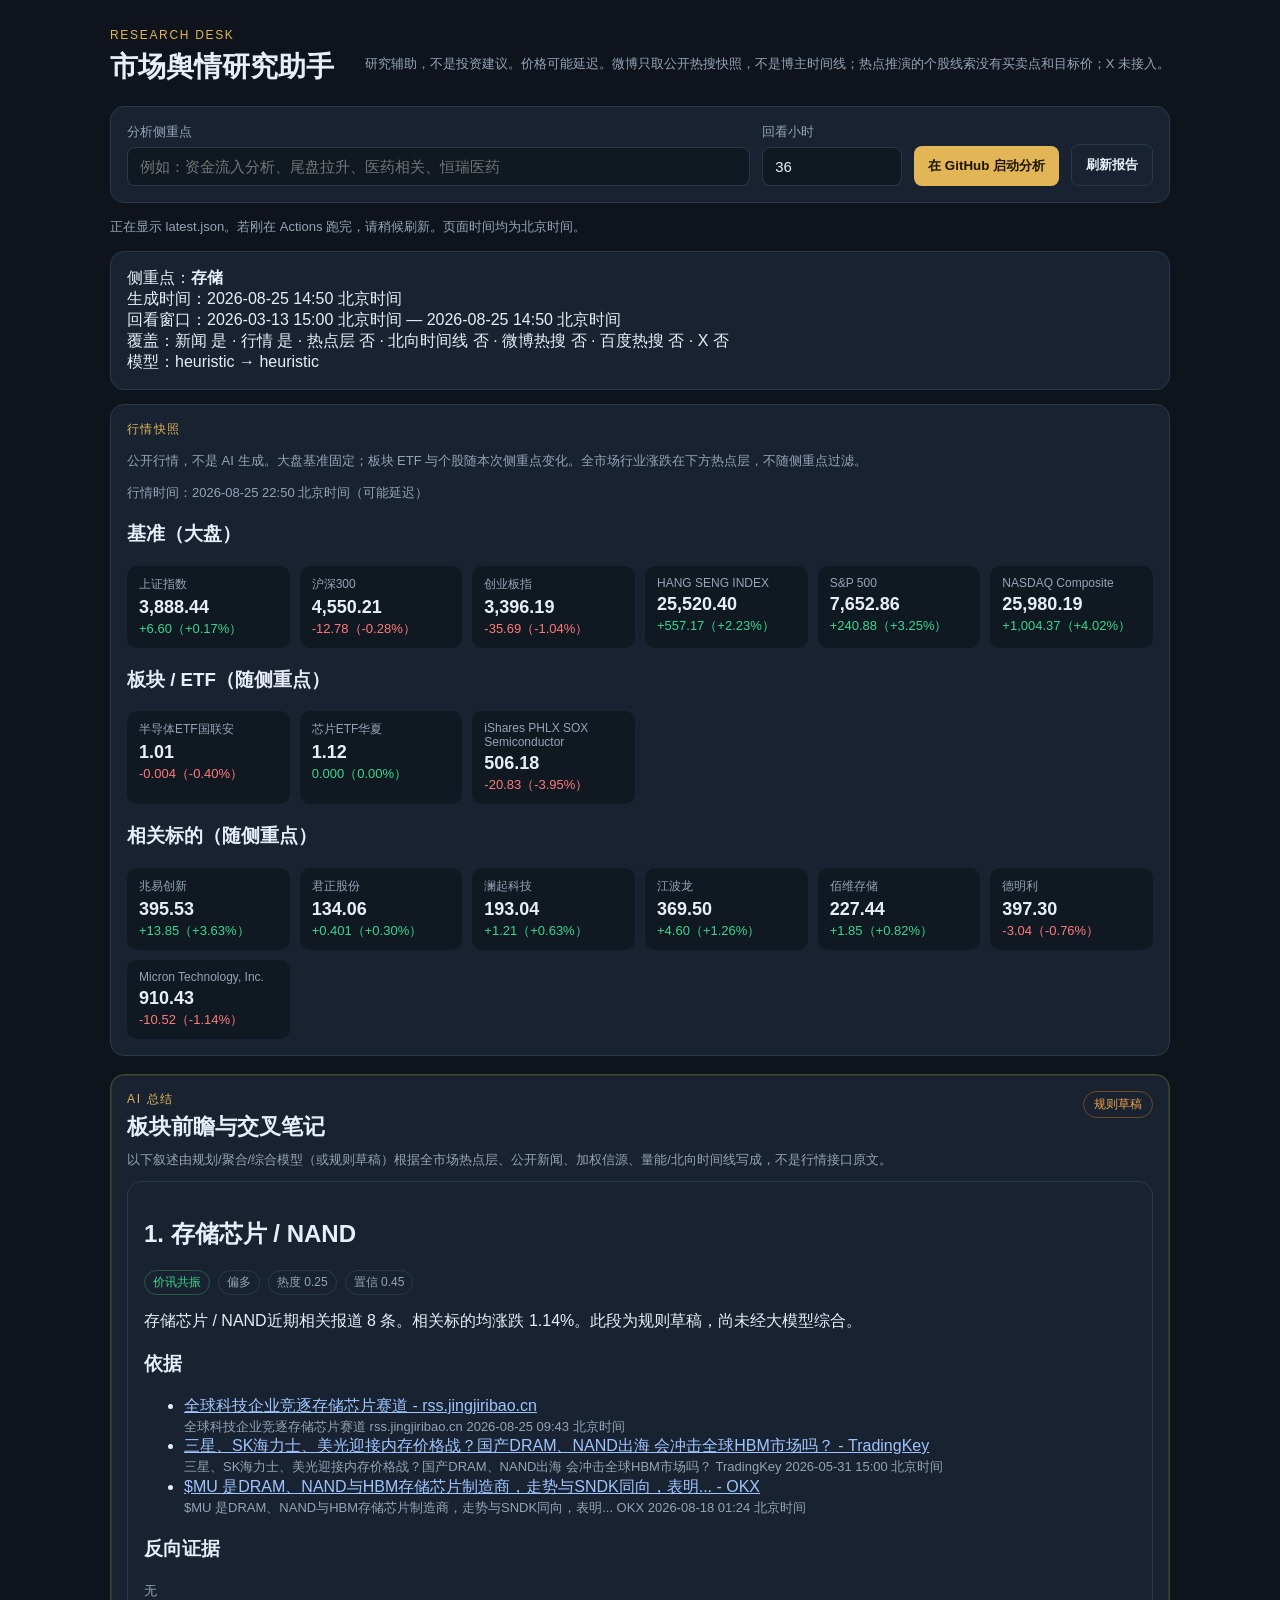
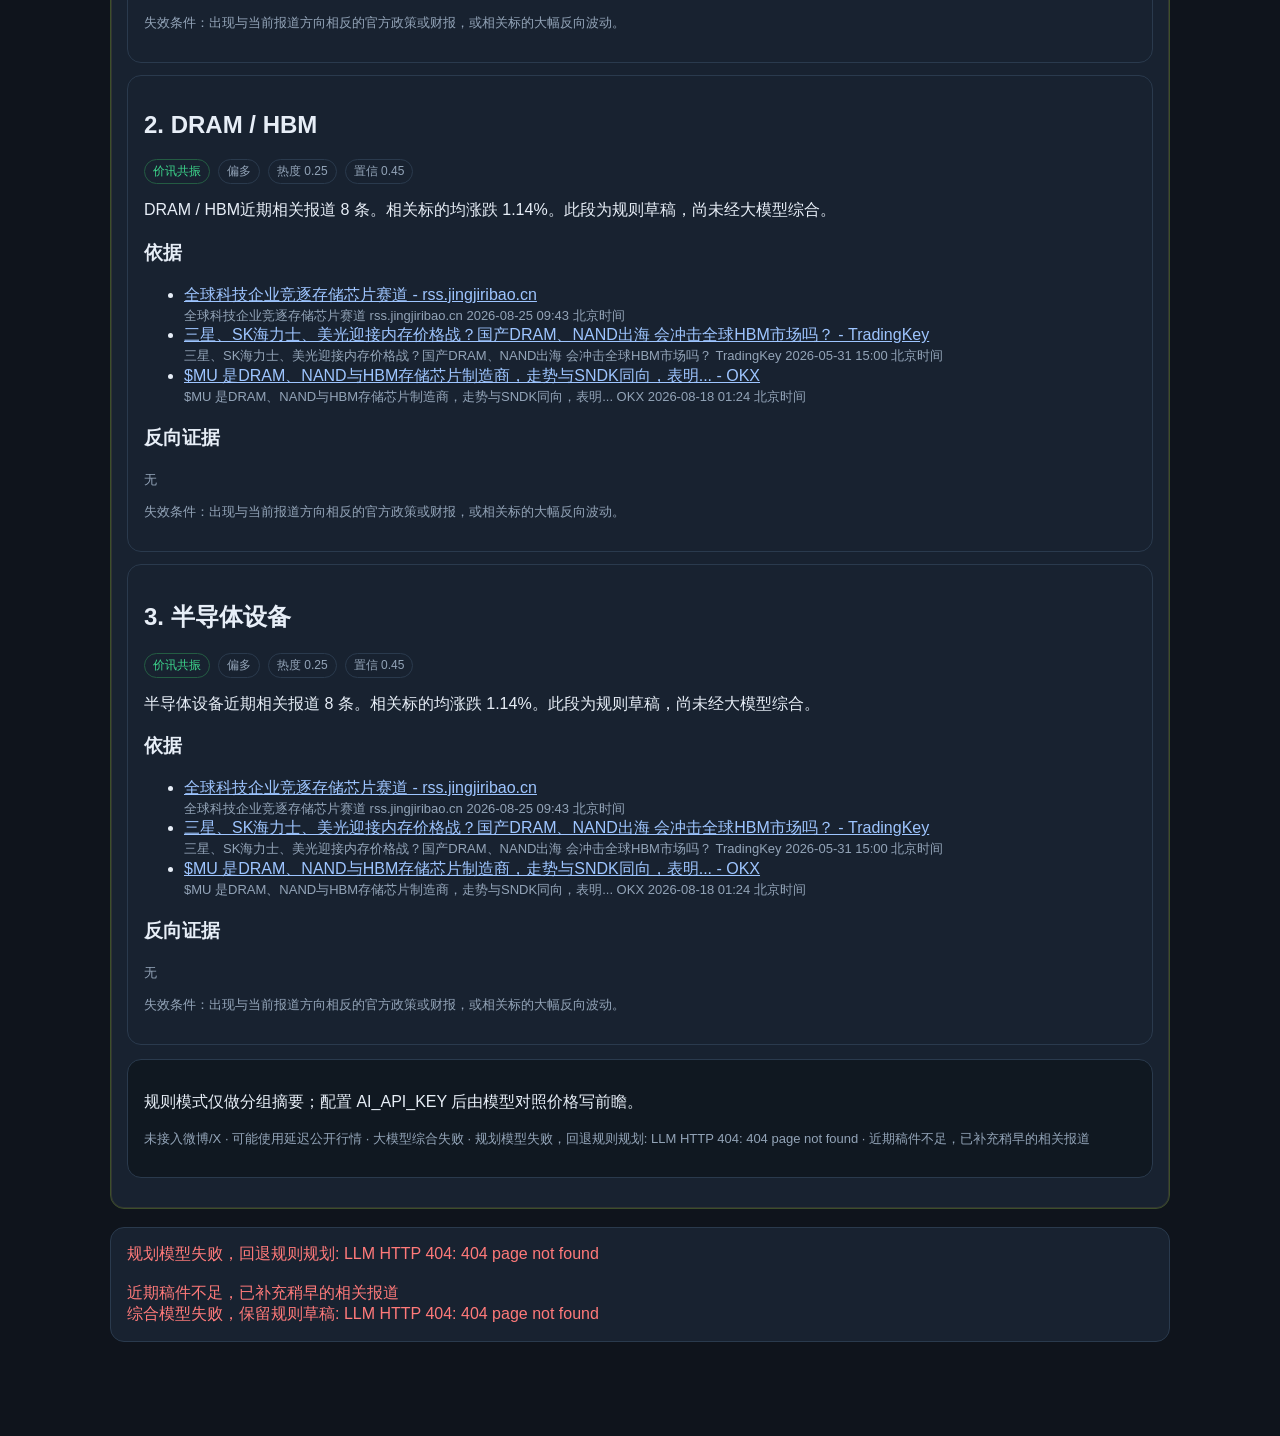
<file: index.html>
<!DOCTYPE html>
<html lang="zh-CN">
  <head>
    <meta charset="utf-8" />
    <meta name="viewport" content="width=device-width, initial-scale=1" />
    <title>市场舆情研究助手</title>
    <link rel="stylesheet" href="./styles.css" />
  </head>
  <body>
    <header class="top">
      <div>
        <p class="kicker">Research desk</p>
        <h1>市场舆情研究助手</h1>
      </div>
      <p class="disclaimer">研究辅助，不是投资建议。价格可能延迟。微博只取公开热搜快照，不是博主时间线；热点推演的个股线索没有买卖点和目标价；X 未接入。</p>
    </header>

    <section class="panel controls">
      <label>
        分析侧重点
        <input id="focus" type="text" placeholder="例如：资金流入分析、尾盘拉升、医药相关、恒瑞医药" />
      </label>
      <label>
        回看小时
        <input id="lookback" type="number" min="6" max="72" value="36" />
      </label>
      <button id="start" type="button">在 GitHub 启动分析</button>
      <button id="reload" type="button" class="ghost">刷新报告</button>
    </section>
    <p class="hint" id="hint">
      密钥在 GitHub Actions Secrets 中，不会出现在本页。点击后到仓库 Actions 里 Run workflow，把侧重点粘贴进去。每次分析先扫全市场热点（盘面、资金、电报、微博、百度），侧重点只加权，不会把其他热点藏起来。新闻按官方/主流媒体/博客加权。这是研究辅助，不是投资建议。
    </p>

    <section id="status" class="panel status" hidden></section>
    <section id="snapshot" class="panel snapshot" hidden></section>
    <section id="heat" class="panel heat" hidden></section>
    <section id="pulse" class="panel pulse" hidden></section>
    <section id="hotsearch" class="panel hotsearch" hidden></section>
    <section id="aggregates" class="panel aggregates" hidden></section>
    <section id="opportunities" class="panel opportunities" hidden></section>
    <section id="ai-summary" class="ai-summary" hidden>
      <header class="ai-summary-head">
        <div>
          <p class="kicker">AI 总结</p>
          <h2>板块前瞻与交叉笔记</h2>
        </div>
        <span id="ai-badge" class="ai-badge">—</span>
      </header>
      <p class="hint ai-summary-note">
        以下叙述由规划/聚合/综合模型（或规则草稿）根据全市场热点层、公开新闻、加权信源、量能/北向时间线写成，不是行情接口原文。
      </p>
      <div id="outlook"></div>
      <section id="notes" class="panel notes-inside"></section>
    </section>
    <section id="errors" class="panel errors" hidden></section>

    <script src="./config.js"></script>
    <script src="./app.js"></script>
  </body>
</html>
</file>
<file: styles.css>
:root {
  --bg: #0f141c;
  --panel: #182230;
  --line: #2a3a4d;
  --text: #e7eef7;
  --muted: #93a4b8;
  --gold: #e2b657;
  --up: #3dd68c;
  --down: #ff7a7a;
  --warn: #f0a14a;
}
* { box-sizing: border-box; }
html, body { margin: 0; padding: 0; background: var(--bg); color: var(--text); font-family: "Segoe UI", "PingFang SC", "Noto Sans SC", sans-serif; }
body { max-width: 1100px; margin: 0 auto; padding: 28px 20px 80px; }
.top { display: flex; justify-content: space-between; gap: 16px; align-items: flex-end; margin-bottom: 20px; }
.kicker { margin: 0; letter-spacing: 0.14em; text-transform: uppercase; color: var(--gold); font-size: 12px; }
h1 { margin: 6px 0 0; font-size: 28px; font-weight: 650; }
.disclaimer, .hint { color: var(--muted); font-size: 13px; line-height: 1.5; }
.panel { background: var(--panel); border: 1px solid var(--line); border-radius: 14px; padding: 16px; margin: 14px 0; }
.controls { display: grid; grid-template-columns: 1fr 140px auto auto; gap: 12px; align-items: end; }
label { display: flex; flex-direction: column; gap: 6px; font-size: 13px; color: var(--muted); }
input { background: #101821; color: var(--text); border: 1px solid var(--line); border-radius: 8px; padding: 10px 12px; font-size: 15px; }
button { background: var(--gold); color: #1b1406; border: 0; border-radius: 8px; padding: 11px 14px; font-weight: 700; cursor: pointer; }
button.ghost { background: transparent; color: var(--text); border: 1px solid var(--line); }
.quotes { display: grid; grid-template-columns: repeat(auto-fill, minmax(160px, 1fr)); gap: 10px; }
.quote { background: #101821; border-radius: 10px; padding: 10px 12px; }
.quote .name { color: var(--muted); font-size: 12px; }
.quote .price { font-size: 18px; font-weight: 650; margin: 4px 0 2px; }
.quote .chg { font-size: 13px; }
.quote .chg.up { color: var(--up); }
.quote .chg.down { color: var(--down); }
.card { background: var(--panel); border: 1px solid var(--line); border-radius: 14px; padding: 16px; margin: 12px 0; }
.meta { display: flex; flex-wrap: wrap; gap: 8px; margin: 8px 0 12px; }
.tag { font-size: 12px; border-radius: 999px; padding: 3px 8px; border: 1px solid var(--line); color: var(--muted); }
.tag.confirming { color: var(--up); border-color: #245c43; }
.tag.pricedIn { color: var(--warn); border-color: #6d4d1f; }
.tag.divergence { color: var(--down); border-color: #6d2e2e; }
.snapshot-kicker, .section-kicker {
  margin: 0 0 8px;
  letter-spacing: 0.12em;
  text-transform: uppercase;
  color: var(--gold);
  font-size: 12px;
}
.ai-summary {
  background: var(--panel);
  border: 1px solid #3d4f2a;
  border-radius: 14px;
  padding: 16px;
  margin: 18px 0;
  box-shadow: inset 0 0 0 1px rgba(226, 182, 87, 0.12);
}
.ai-summary-head {
  display: flex;
  justify-content: space-between;
  gap: 12px;
  align-items: flex-start;
  margin-bottom: 8px;
}
.ai-summary-head h2 { margin: 4px 0 0; font-size: 22px; }
.ai-summary-note { margin: 0 0 12px; }
.ai-badge {
  font-size: 12px;
  border-radius: 999px;
  padding: 4px 10px;
  border: 1px solid #6d4d1f;
  color: var(--gold);
  white-space: nowrap;
}
.ai-badge.heuristic {
  color: var(--warn);
  border-color: #6d4d1f;
}
.notes-inside { background: #101821; }
.trend-notes { background: #0c1219; border: 1px solid #3d4f2a; border-radius: 10px; padding: 12px; margin-bottom: 12px; }
.trend-notes p { margin: 6px 0 0; }
.pulse-grid { display: grid; grid-template-columns: repeat(3, 1fr); gap: 12px; }
.pulse-lane { background: #101821; border-radius: 10px; padding: 12px; }
.pulse-lane-head { display: flex; justify-content: space-between; align-items: center; gap: 8px; margin-bottom: 6px; }
.pulse-lane h3 { margin: 0; font-size: 15px; }
.heat-grid { display: grid; grid-template-columns: repeat(2, 1fr); gap: 12px; }
.heat-lane { background: #101821; border-radius: 10px; padding: 12px; }
.heat-lane h3 { margin: 0 0 8px; font-size: 15px; }
.heat-item { display: flex; justify-content: space-between; gap: 10px; padding: 7px 0; border-bottom: 1px solid var(--line); align-items: baseline; }
.heat-item:last-child { border-bottom: 0; }
.heat-item .heat-name { font-weight: 600; }
.heat-item .heat-name a { color: #9ec5ff; }
.heat-item .heat-meta { color: var(--muted); font-size: 12px; text-align: right; white-space: nowrap; }
.hot-list li { margin: 8px 0; }
.hot-word { font-weight: 600; }
.hot-word a { color: #9ec5ff; }
.hot-cluster { background: #101821; border-radius: 10px; padding: 12px; margin: 10px 0; }
.hot-cluster.focus-event { border: 1px solid #6d4d1f; }
.hot-cluster-head { display: flex; flex-wrap: wrap; gap: 8px; align-items: baseline; }
.hot-cluster-head h3 { margin: 0; font-size: 16px; }
.tag.focus { color: var(--gold); border-color: #6d4d1f; }
.opportunity-grid { display: grid; grid-template-columns: repeat(2, 1fr); gap: 12px; }
.opportunity-card { background: #101821; border-radius: 10px; padding: 12px; }
.opportunity-card h3 { margin: 0 0 6px; font-size: 16px; }
.opportunity-card p { margin: 6px 0 0; }
.opportunity-quote { display: flex; gap: 10px; align-items: baseline; margin: 4px 0 2px; }
.aggregate-grid { display: grid; grid-template-columns: repeat(2, 1fr); gap: 12px; }
.aggregate-card { background: #101821; border-radius: 10px; padding: 12px; }
.aggregate-card h3 { margin: 0 0 6px; font-size: 15px; }
.aggregate-card p { margin: 6px 0 0; }
.spark { display: block; margin: 6px 0 8px; }
.evidence a { color: #9ec5ff; }
.errors { color: var(--down); white-space: pre-wrap; }
@media (max-width: 800px) {
  .top, .controls { display: block; }
  button { width: 100%; margin-top: 8px; }
  .pulse-grid { grid-template-columns: 1fr; }
  .aggregate-grid { grid-template-columns: 1fr; }
  .opportunity-grid { grid-template-columns: 1fr; }
  .heat-grid { grid-template-columns: 1fr; }
}
</file>
